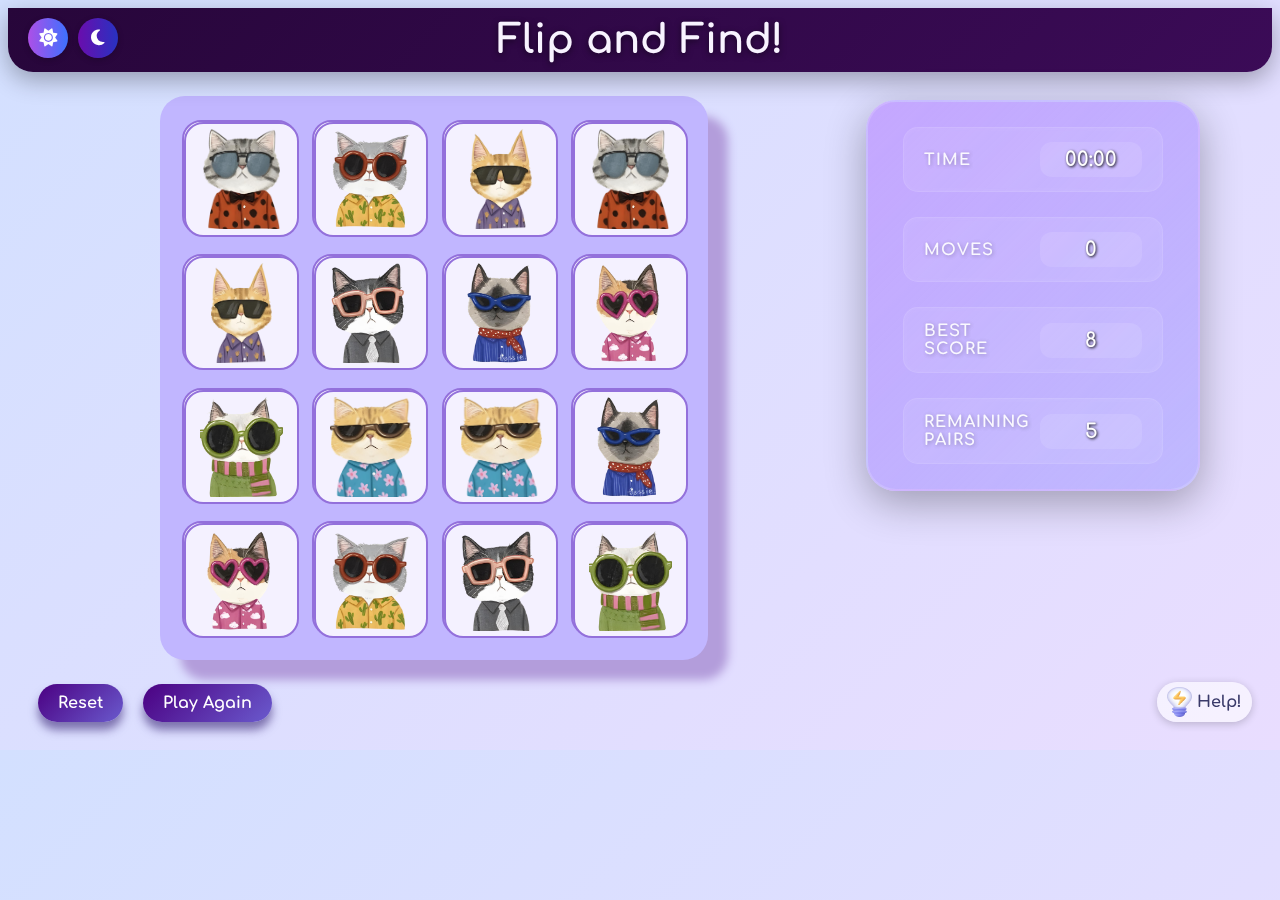
<file: Memory-game/index.html>
<!DOCTYPE html>
<html lang="en" dir="ltr">
  <head>
    <meta charset="UTF-8" />
    <meta name="viewport" content="width=device-width, initial-scale=1.0" />
    <title>Memory Game</title>
    <link rel="stylesheet" href="style.css" />
    <script src="script.js" defer></script>
    <link
      rel="stylesheet"
      href="https://cdnjs.cloudflare.com/ajax/libs/font-awesome/6.5.0/css/all.min.css"
    />
  </head>
  <body>
    <div class="header">
      <div class="toggle-container">
        <div class="toggle-button active" id="day-btn" title="Day Mode">
          <i class="fas fa-sun"></i>
        </div>
        <div class="toggle-button" id="night-btn" title="Night Mode">
          <i class="fas fa-moon"></i>
        </div>
      </div>

      <h1 class="title">Flip and Find!</h1>
    </div>

    <div class="scoreboard">
      <div class="score-block">
        <span class="label">Time</span>
        <span class="value" id="moves">00:00</span>
      </div>

      <div class="score-block">
        <span class="label">Moves</span>
        <span class="value" id="moves">0</span>
      </div>

      <div class="score-block">
        <span class="label">Best Score</span>
        <span class="value" id="best-score">8</span>
      </div>
      <div class="score-block">
        <span class="label">Remaining Pairs</span>
        <span class="value" id="pairs">5</span>
      </div>
    </div>

    <div id="container">
      <div class="box">
        <div class="card-inner">
          <div class="card-front">
            <img class="images" src="./assets/images/cards/cat-1.png" alt="" />
          </div>
          <div class="card-back">?</div>
        </div>
      </div>

      <div class="box">
        <div class="card-inner">
          <div class="card-front">
            <img class="images" src="./assets/images/cards/cat-1.png" alt="" />
          </div>
          <div class="card-back">?</div>
        </div>
      </div>

      <div class="box">
        <div class="card-inner">
          <div class="card-front">
            <img class="images" src="./assets/images/cards/cat-2.png" alt="" />
          </div>
          <div class="card-back">?</div>
        </div>
      </div>

      <div class="box">
        <div class="card-inner">
          <div class="card-front">
            <img class="images" src="./assets/images/cards/cat-2.png" alt="" />
          </div>
          <div class="card-back">?</div>
        </div>
      </div>

      <div class="box">
        <div class="card-inner">
          <div class="card-front">
            <img class="images" src="./assets/images/cards/cat-3.png" alt="" />
          </div>
          <div class="card-back">?</div>
        </div>
      </div>

      <div class="box">
        <div class="card-inner">
          <div class="card-front">
            <img class="images" src="./assets/images/cards/cat-3.png" alt="" />
          </div>
          <div class="card-back">?</div>
        </div>
      </div>

      <div class="box">
        <div class="card-inner">
          <div class="card-front">
            <img class="images" src="./assets/images/cards/cat-4.png" alt="" />
          </div>
          <div class="card-back">?</div>
        </div>
      </div>

      <div class="box">
        <div class="card-inner">
          <div class="card-front">
            <img class="images" src="./assets/images/cards/cat-4.png" alt="" />
          </div>
          <div class="card-back">?</div>
        </div>
      </div>

      <div class="box">
        <div class="card-inner">
          <div class="card-front">
            <img class="images" src="./assets/images/cards/cat-5.png" alt="" />
          </div>
          <div class="card-back">?</div>
        </div>
      </div>

      <div class="box">
        <div class="card-inner">
          <div class="card-front">
            <img class="images" src="./assets/images/cards/cat-5.png" alt="" />
          </div>
          <div class="card-back">?</div>
        </div>
      </div>

      <div class="box">
        <div class="card-inner">
          <div class="card-front">
            <img class="images" src="./assets/images/cards/cat-6.png" alt="" />
          </div>
          <div class="card-back">?</div>
        </div>
      </div>

      <div class="box">
        <div class="card-inner">
          <div class="card-front">
            <img class="images" src="./assets/images/cards/cat-6.png" alt="" />
          </div>
          <div class="card-back">?</div>
        </div>
      </div>

      <div class="box">
        <div class="card-inner">
          <div class="card-front">
            <img class="images" src="./assets/images/cards/cat-7.png" alt="" />
          </div>
          <div class="card-back">?</div>
        </div>
      </div>

      <div class="box">
        <div class="card-inner">
          <div class="card-front">
            <img class="images" src="./assets/images/cards/cat-7.png" alt="" />
          </div>
          <div class="card-back">?</div>
        </div>
      </div>

      <div class="box">
        <div class="card-inner">
          <div class="card-front">
            <img class="images" src="./assets/images/cards/cat-8.png" alt="" />
          </div>
          <div class="card-back">?</div>
        </div>
      </div>

      <div class="box">
        <div class="card-inner">
          <div class="card-front">
            <img class="images" src="./assets/images/cards/cat-8.png" alt="" />
          </div>
          <div class="card-back">?</div>
        </div>
      </div>
    </div>

    <footer class="footer">
      <div class="help-icon" id="helpIcon">
        <img src="./assets/images/icon/lamp.png" alt="Help Lamp" />
        <span>Help!</span>
      </div>

      <div class="help-box" id="helpBox">
        <h2>Game Instructions</h2>
        <p>
          The goal of this game is to find matching pairs of cards using memory
          and concentration. The cards are arranged randomly.
        </p>
        <ul>
          <li>You can only select two cards per turn.</li>
          <li>Matching cards will be removed.</li>
          <li>You can restart the game at any time.</li>
        </ul>
        <button onclick="closeHelp()">Got it!</button>
      </div>

      <div class="buttons">
        <button id="resetBtn">Reset</button>
        <button id="replayBtn">Play Again</button>
      </div>
    </footer>

    <div id="winPopup" class="win-popup">
      <div class="popup-content">
        <img src="./assets/images/pop-up/pop-up.png" alt="Trophy" />
        <h2>Yay!</h2>
        <p>You Made It!</p>
        <button onclick="closeWinPopup()">Play again</button>
      </div>
    </div>
  </body>
</html>
</file>
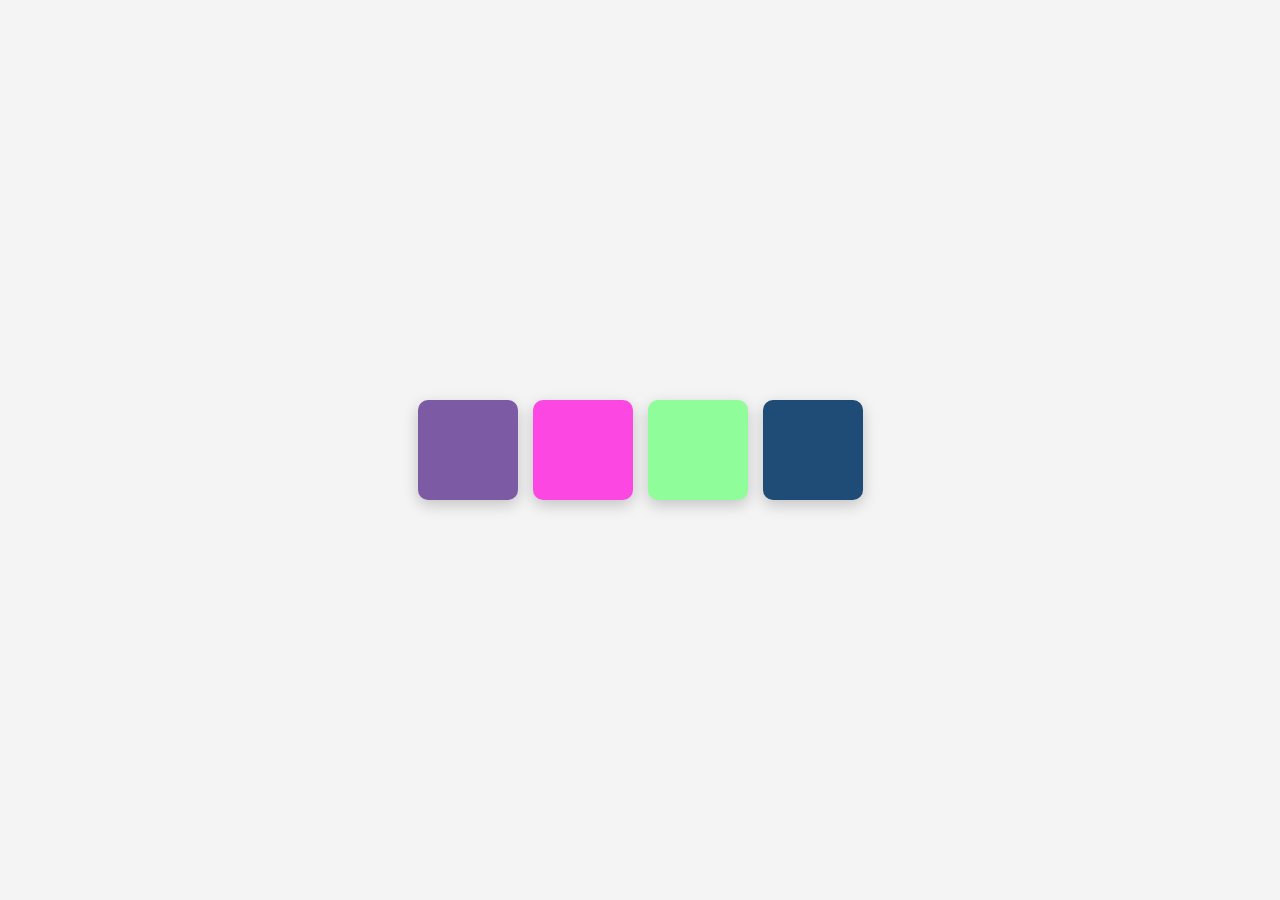
<file: S23/index.html>
<!DOCTYPE html>
<html lang="en">
  <head>
    <meta charset="UTF-8" />
    <meta name="viewport" content="width=device-width, initial-scale=1.0" />
    <title>Document</title>
    <script src="01.js" defer></script>
    <link rel="stylesheet" href="style.css" />
  </head>

  <body>
    <div class="container">
      <div id="box1" class="box"></div>
      <div id="box2" class="box"></div>
      <div id="box3" class="box"></div>
      <div id="box4" class="box"></div>
    </div>
  </body>
</html>
</file>
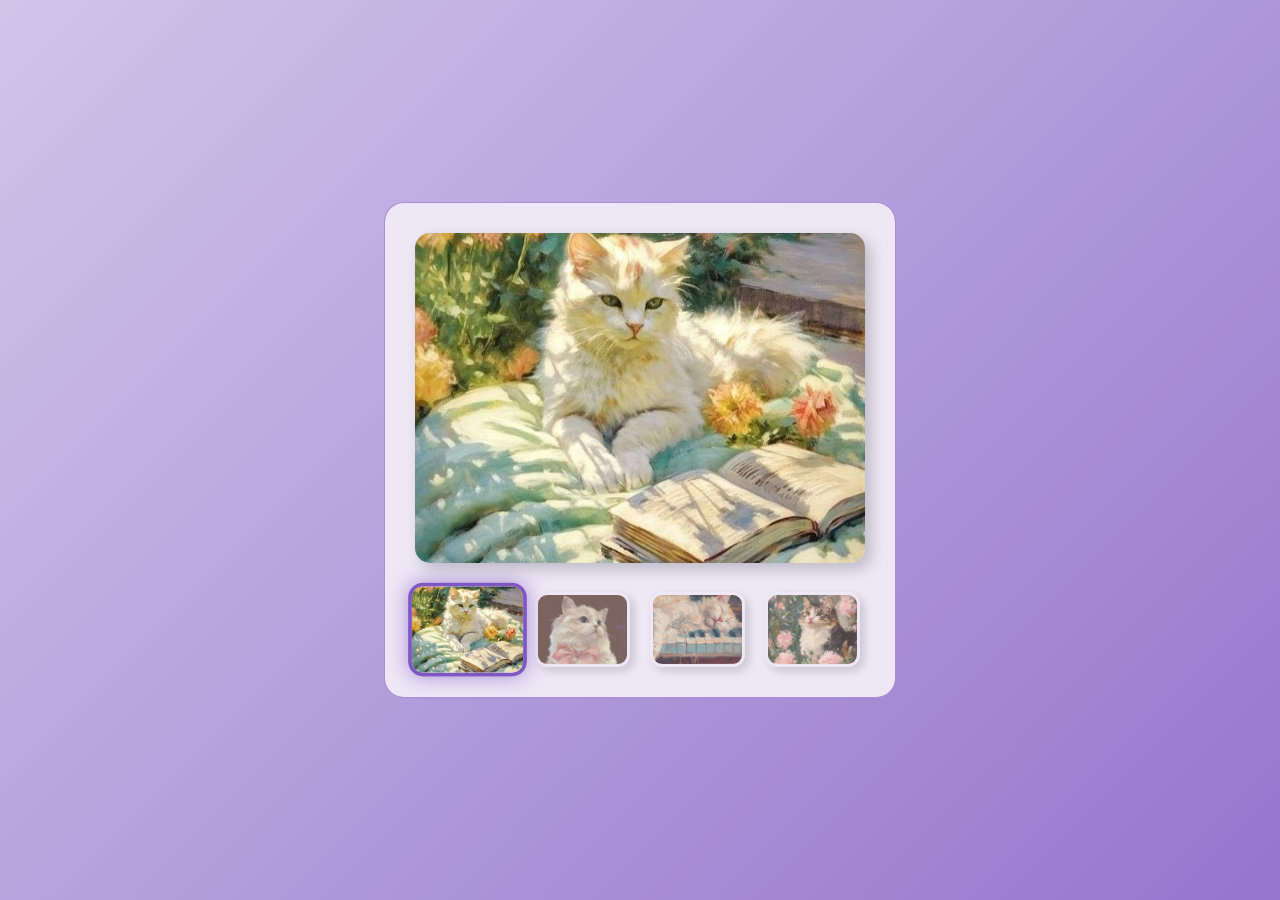
<file: S27/index.html>
<!DOCTYPE html>
<html lang="en">
  <head>
    <meta charset="UTF-8" />
    <meta name="viewport" content="width=device-width, initial-scale=1.0" />
    <title>Gallery</title>
    <link rel="stylesheet" href="style.css" />
    <script src="gallery.js" defer></script>
  </head>
  <body>
    <div class="gallery-container">
      <img
        id="main-photo"
        class="main-photo"
        src="./assets/images/1.jpg"
        alt="Main Photo"
      />
      <div class="photo-list">
        <img
          class="photo-item selected-photo"
          src="./assets/images/1.jpg"
          alt="Photo 1"
        />
        <img class="photo-item" src="./assets/images/2.jpg" alt="Photo 2" />
        <img class="photo-item" src="./assets/images/3.jpg" alt="Photo 3" />
        <img class="photo-item" src="./assets/images/4.jpg" alt="Photo 4" />
      </div>
    </div>
  </body>
</html>
</file>
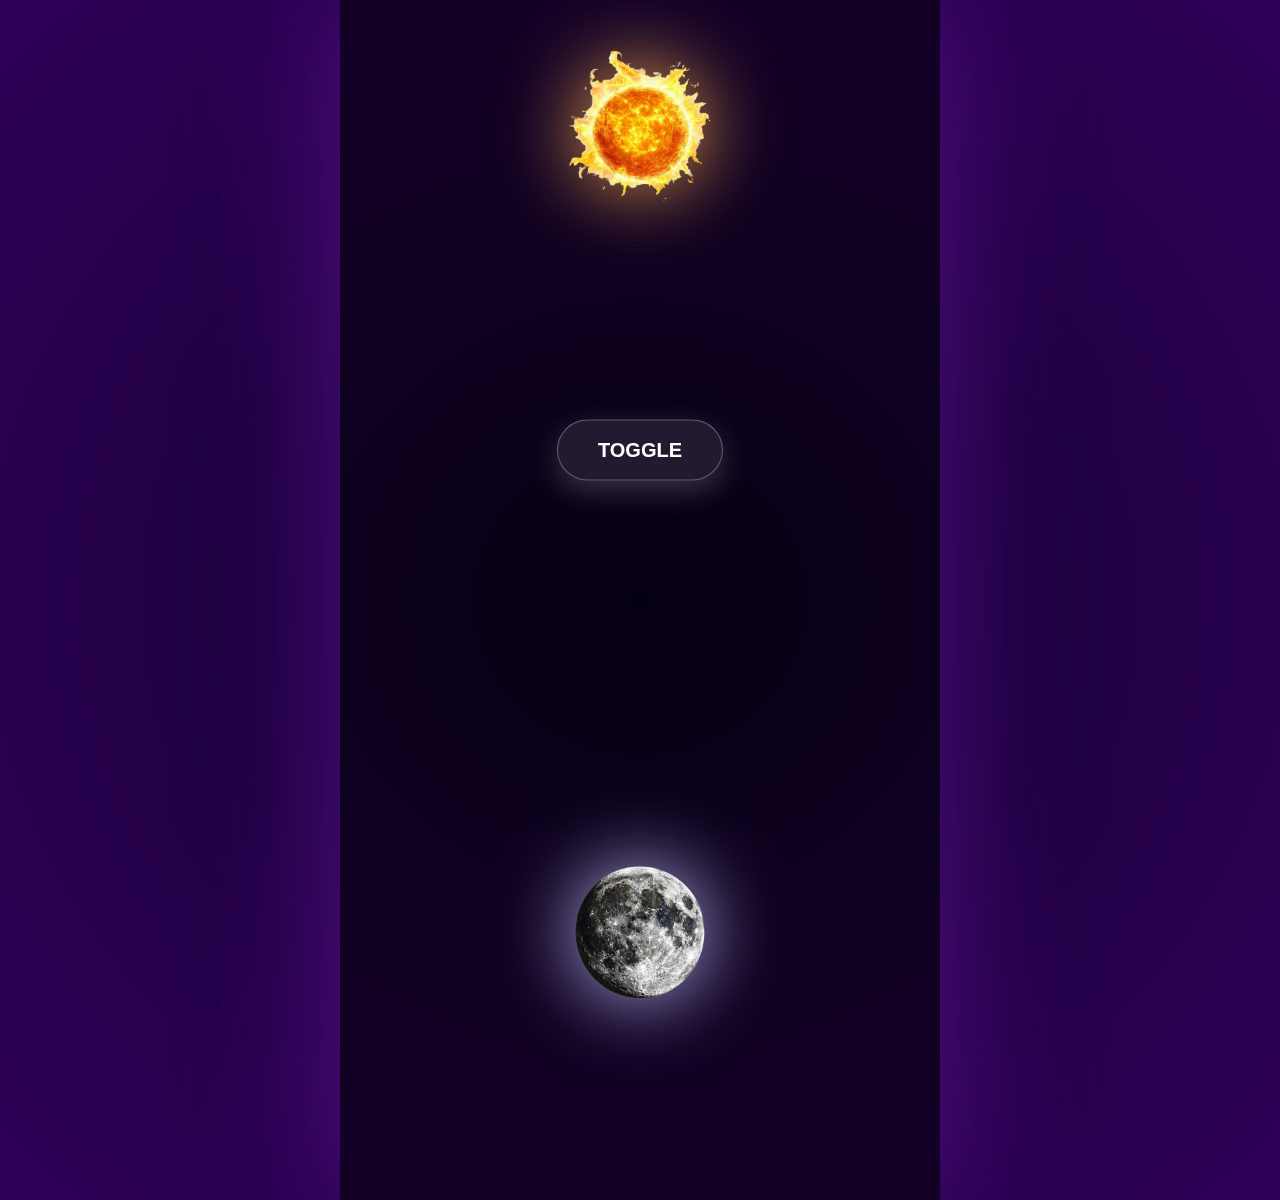
<file: S28/index.html>
<!DOCTYPE html>
<html lang="en">
  <head>
    <meta charset="UTF-8" />
    <meta name="viewport" content="width=device-width, initial-scale=1.0" />
    <title>MoonSun</title>
    <link rel="stylesheet" href="styles.css" />
    <script src="script.js" defer></script>
  </head>
  <body>
    <div class="container">
      <div>
        <img id="sun" src="./assets/images/sun.png" alt="خورشید" />
        <img id="moon" src="./assets/images/moon.png" alt="ماه" />
      </div>
    </div>
    <button onclick="toggleImages()">TOGGLE</button>
  </body>
</html>
</file>
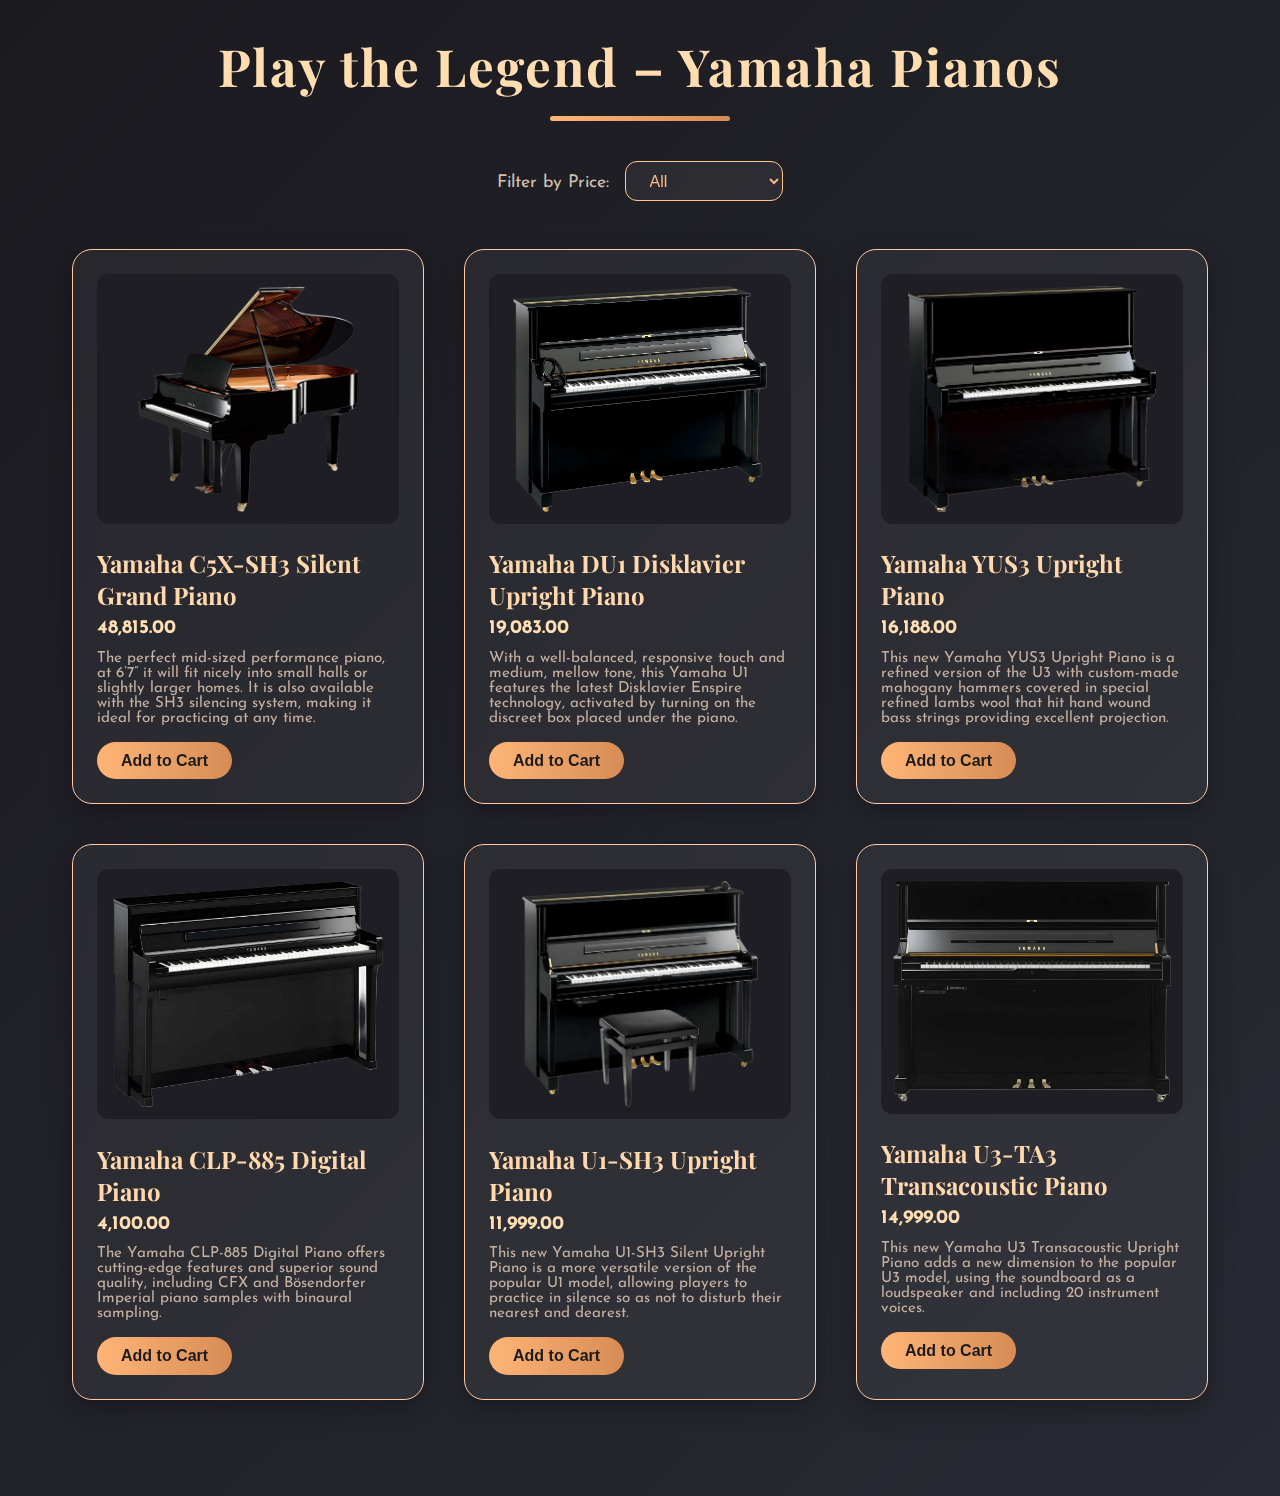
<file: S34/index.html>
<!DOCTYPE html>
<html lang="en">
  <head>
    <meta charset="UTF-8" />
    <meta name="viewport" content="width=device-width, initial-scale=1.0" />
    <title>Yamaha Pianos</title>
    <link rel="stylesheet" href="styles.css" />
    <script src="script.js" defer></script>
  </head>
  <body>
    <div class="container">
      <h1>Play the Legend – Yamaha Pianos</h1>

      <label for="priceSelect">Filter by Price:</label>
      <select id="priceSelect" onchange="filterProducts()">
        <option value="">All</option>
        <option value="5000">Under 5,000</option>
        <option value="15000">Under 15,000</option>
        <option value="20000">Under 20,000</option>
        <option value="50000">Under 50,000</option>
      </select>

      <div id="products"></div>
    </div>
  </body>
</html>
</file>
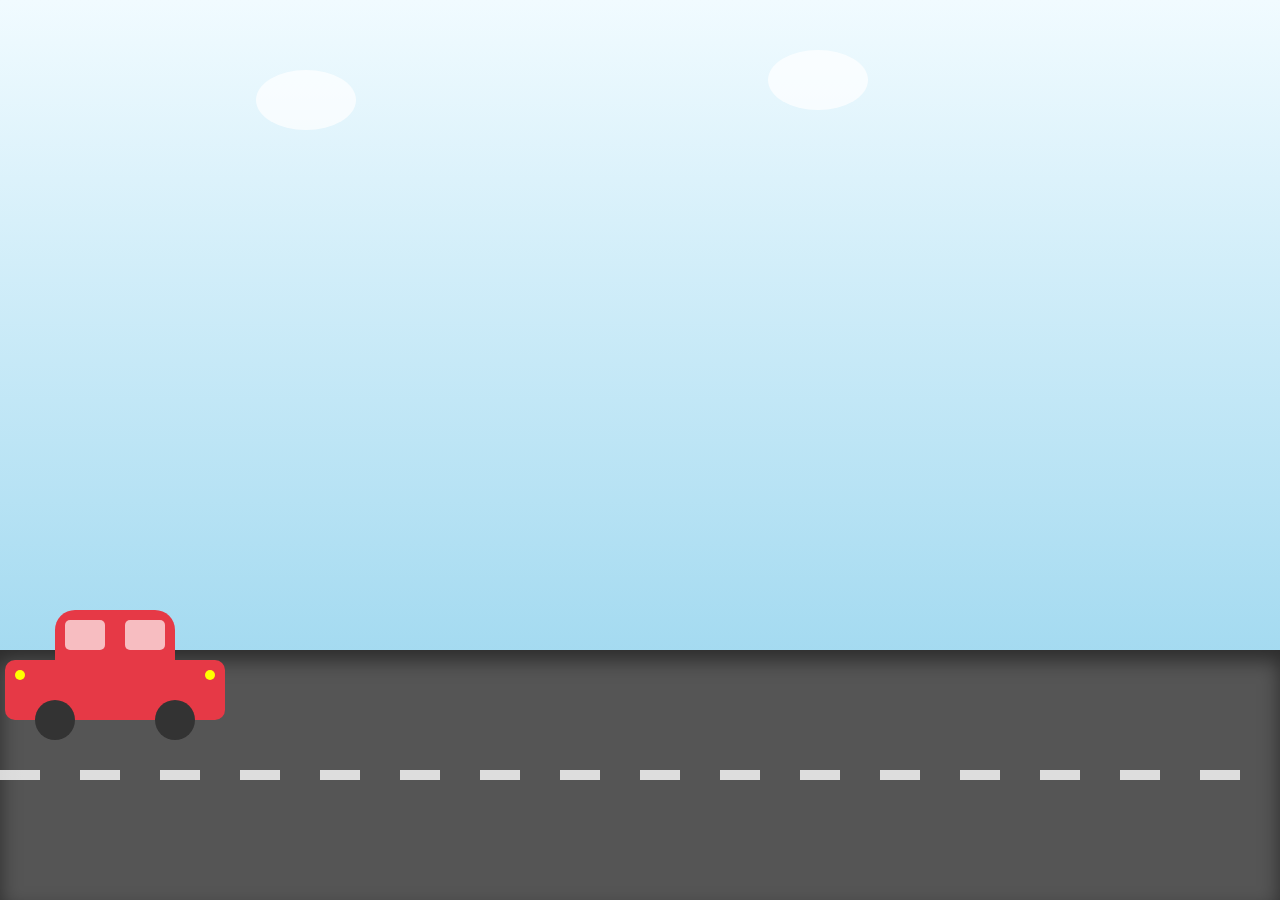
<file: S36/index.html>
<!DOCTYPE html>
<html lang="en">
  <head>
    <meta charset="UTF-8" />
    <meta name="viewport" content="width=device-width, initial-scale=1.0" />
    <title>Document</title>
    <link rel="stylesheet" href="style.css" />
    <script src="script.js" defer></script>
  </head>
  <body>
    <div class="container">
      <div class="road">
        <div class="lane-divider"></div>
      </div>

      <div class="car">
        <div class="top">
          <div class="window window1"></div>
          <div class="window window2"></div>
        </div>

        <div class="bottom">
          <div class="light light-left"></div>
          <div class="light light-right"></div>
          <div class="wheel wheel1"></div>
          <div class="wheel wheel2"></div>
        </div>
      </div>

      <div class="cloud cloud1"></div>
      <div class="cloud cloud2"></div>
    </div>
  </body>
</html>
</file>
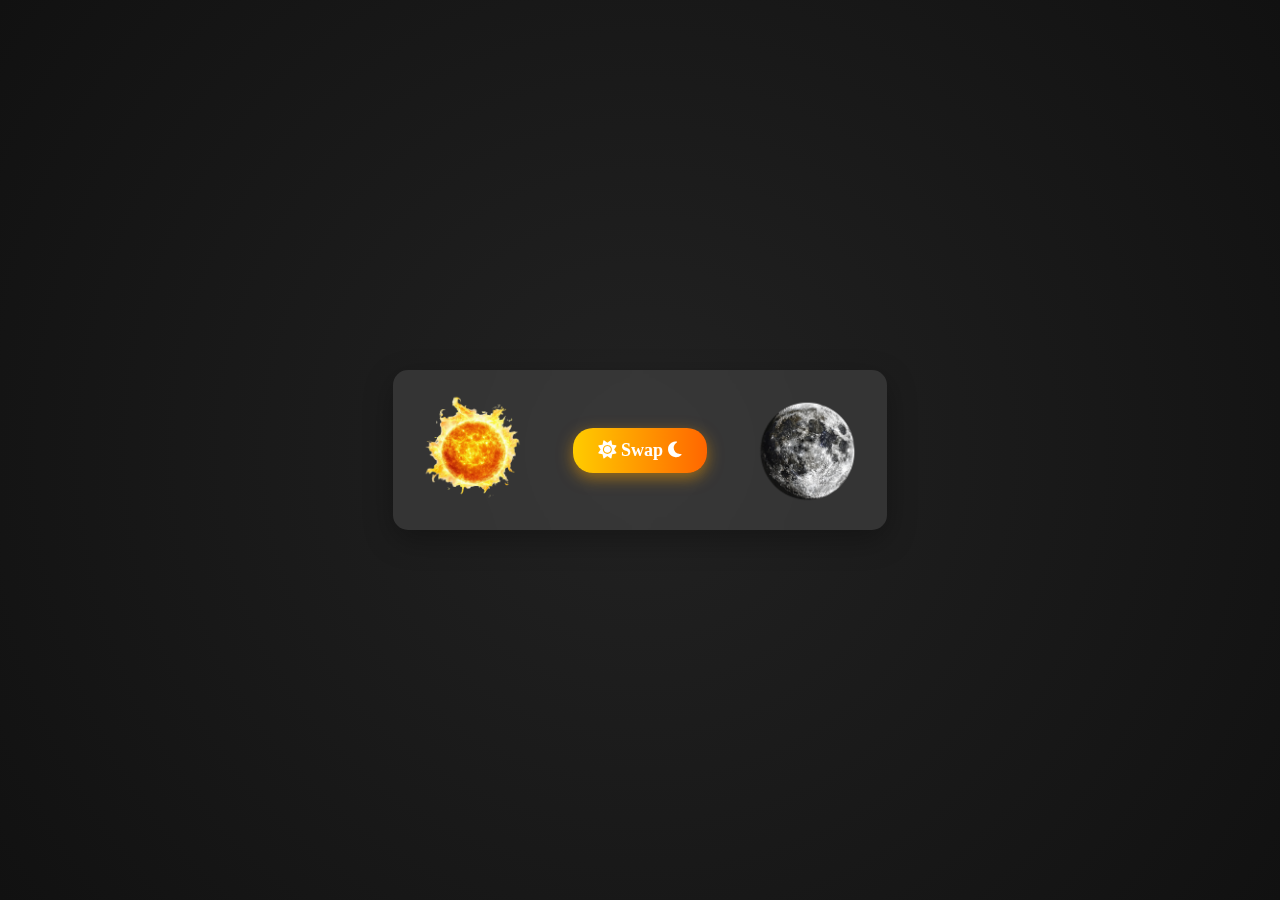
<file: S26/onclick/index.html>
<!DOCTYPE html>
<html lang="en">
  <head>
    <meta charset="UTF-8" />
    <meta name="viewport" content="width=device-width, initial-scale=1.0" />
    <title>Sun & Moon Swap</title>
    <script src="script.js" defer></script>
    <link rel="stylesheet" href="style.css" />
    <link
      rel="stylesheet"
      href="https://cdnjs.cloudflare.com/ajax/libs/font-awesome/6.5.1/css/all.min.css"
    />
  </head>
  <body>
    <div class="container">
      <img
        id="leftImage"
        src="./assets/images/sun.png"
        alt="Sun"
        class="image"
      />
      <button id="swapBtn">
        <i class="fa-solid fa-sun"></i> Swap <i class="fa-solid fa-moon"></i>
      </button>
      <img
        id="rightImage"
        src="./assets/images/moon.png"
        alt="Moon"
        class="image"
      />
    </div>
  </body>
</html>
</file>
<file: Memory-game/style.css>
@import url("https://fonts.googleapis.com/css2?family=Comfortaa:wght@500&display=swap");

body {
  background: linear-gradient(135deg, #d3e0ff, #e9ddff);
  font-family: "Comfortaa", sans-serif;
}

.header {
  width: 100%;
  display: flex;
  justify-content: space-between;
  align-items: center;
  padding: 10px 30px;
  box-sizing: border-box;
  background: linear-gradient(135deg, #27063a, #3b0b57);
  border-radius: 0 0 25px 25px;
  box-shadow: 0 8px 25px rgba(0, 0, 0, 0.3);
  animation: floatIn 0.7s ease;
  position: relative;
  z-index: 10;
}

.header .title {
  margin: 0 auto;
  font-size: 2.5rem;
  color: #f8f3ff;
  text-shadow: 0 2px 6px rgba(0, 0, 0, 0.5);
}

@keyframes floatIn {
  from {
    transform: translateY(-20px);
    opacity: 0;
  }
  to {
    transform: translateY(0);
    opacity: 1;
  }
}

.toggle-container {
  position: absolute;
  top: 10px;
  left: 20px;
  display: flex;
  gap: 10px;
  z-index: 1000;
}

.toggle-button {
  width: 40px;
  height: 40px;
  background: linear-gradient(to right, #6a0dad, #2832c2);
  border-radius: 50%;
  display: flex;
  align-items: center;
  justify-content: center;
  color: #ffffff;
  font-size: 18px;
  cursor: pointer;
  transition: all 0.3s ease;
  box-shadow: 0 2px 6px rgba(0, 0, 0, 0.2);
}

.toggle-button:hover {
  transform: scale(1.1);
}

.toggle-button.active {
  background: linear-gradient(to right, #ad4fe7, #3d71ff);
  color: white;
}

.scoreboard {
  position: absolute;
  top: 100px;
  right: 80px;
  background: linear-gradient(
    135deg,
    rgba(185, 141, 255, 0.684),
    rgba(105, 100, 255, 0.3)
  );
  border: 2px solid rgba(255, 255, 255, 0.15);
  backdrop-filter: blur(20px);
  border-radius: 30px;
  padding: 25px 35px;
  width: 260px;
  gap: 25px;
  display: flex;
  flex-direction: column;
  align-items: stretch;
  box-shadow: 0 12px 40px rgba(0, 0, 0, 0.3);
  font-family: "Comfortaa", cursive;
  animation: floatIn 0.8s ease-in-out;
  transition: all 0.3s ease-in-out;
  z-index: 10;
}

.scoreboard:hover {
  transform: scale(1.03);
  box-shadow: 0 18px 50px rgba(0, 0, 0, 0.35);
}

.score-block {
  background: rgba(255, 255, 255, 0.08);
  border: 1px solid rgba(255, 255, 255, 0.1);
  border-radius: 15px;
  padding: 14px 20px;
  display: flex;
  justify-content: space-between;
  align-items: center;
  transition: background 0.3s;
  font-family: "Comfortaa", sans-serif;
  box-shadow: inset 0 0 6px rgba(255, 255, 255, 0.05);
}

.score-block:hover {
  background: rgba(255, 255, 255, 0.15);
}

.label {
  font-size: 16px;
  font-weight: 700;
  color: #ffffff;
  opacity: 0.9;
  text-shadow: 1px 1px 4px rgba(0, 0, 0, 0.3);
  text-transform: uppercase;
  letter-spacing: 1px;
}

.value {
  font-size: 20px;
  font-weight: 600;
  color: #ffffff;
  background: rgba(255, 255, 255, 0.1);
  padding: 6px 16px;
  border-radius: 12px;
  text-shadow: 1px 1px 3px #000;
  min-width: 70px;
  text-align: center;
}

#container {
  width: 100%;
  max-width: 500px;
  margin: 1.5rem 9.5rem;
  display: grid;
  grid-template-columns: repeat(4, 1fr);
  gap: 1.2rem;
  justify-items: center;
  align-items: center;
  padding: 1.5rem;
  background-color: #c1b6ff;
  box-shadow: 20px 20px 10px #b39ddb;
  border-radius: 25px;
  backdrop-filter: blur(12px);
  animation: fadeIn 0.8s ease;
}

.box {
  background-color: #f4f1ff;
  color: #4b3c6b;
  border: 2px solid #9370db;
  border-radius: 1.2rem;
  aspect-ratio: 1 / 1;
  width: 100%;
  max-width: 130px;
  display: flex;
  justify-content: center;
  align-items: center;
  cursor: pointer;
  perspective: 1000px;
  transform-style: preserve-3d;
  transition: transform 0.6s ease;
}

.box:hover {
  transform: rotateX(10deg) rotateY(-10deg) scale(1.03);
}

.card-inner {
  position: relative;
  width: 100%;
  height: 100%;
  transform-style: preserve-3d;
  transition: transform 0.6s ease;
}

.box.hidden {
  transform: rotateY(180deg);
}

.card-front,
.card-back {
  position: absolute;
  width: 100%;
  height: 100%;
  border: 2px solid #9370db;
  border-radius: 1.2rem;
  background-color: #f4f1ff;
  display: flex;
  justify-content: center;
  align-items: center;
  backface-visibility: hidden;
}

.card-front img {
  width: 100px;
  height: 100px;
  object-fit: contain;
}

.card-back {
  background-color: #eeebff;
  transform: rotateY(180deg);
  font-size: larger;
}

.box.matched {
  animation: matchPulse 1.2s ease-in-out infinite;
}

@keyframes matchPulse {
  0% {
    transform: scale(1);
    box-shadow: 0 0 12px rgba(255, 229, 100, 0.374);
  }
  50% {
    transform: scale(1.04);
    box-shadow: 0 0 15px rgba(255, 229, 100, 0.516);
  }
  100% {
    transform: scale(1);
    box-shadow: 0 0 12px rgba(255, 229, 100, 0.374);
  }
}

.help-icon {
  position: absolute;
  right: 20px;
  display: flex;
  align-items: center;
  gap: 5px;
  cursor: pointer;
  background: rgba(255, 255, 255, 0.6);
  padding: 5px 10px;
  border-radius: 30px;
  box-shadow: 0 2px 8px rgba(0, 0, 0, 0.2);
}

.help-icon img {
  width: 25px;
  height: 30px;
}

.help-icon span {
  font-size: 16px;
  font-weight: bold;
  color: #3a3a6a;
}

.help-box {
  position: fixed;
  bottom: 80px;
  right: 20px;
  width: 300px;
  background: #f3f0ff;
  box-shadow: 0 4px 15px rgba(106, 90, 205, 0.2);
  border-radius: 12px;
  padding: 15px;
  line-height: 20px;
  display: none;
  z-index: 1000;
}

.help-box.show {
  display: block;
  animation: popIn 0.4s ease;
}

.help-box h2 {
  margin-top: 0;
  font-size: 18px;
  text-decoration: underline;
}

.help-box ul {
  padding-left: 20px;
}

.help-box button {
  margin-top: 10px;
  background-color: #4b0082;
  color: #fff;
  border: none;
  padding: 6px 12px;
  border-radius: 8px;
  cursor: pointer;
  font-family: "Comfortaa", sans-serif;
}

@keyframes popIn {
  from {
    transform: translateY(20px);
    opacity: 0;
  }
  to {
    transform: translateY(0);
    opacity: 1;
  }
}

.win-popup {
  position: fixed;
  top: 0;
  left: 0;
  width: 100%;
  height: 100vh;
  background: rgba(0, 0, 0, 0.7);
  backdrop-filter: blur(5px);
  display: none;
  align-items: center;
  justify-content: center;
  z-index: 9999;
  animation: fadeIn 0.4s ease;
}

.win-popup.pop {
  display: flex;
}

.popup-content {
  background: linear-gradient(135deg, #e9e1f5, #d8ecfa);
  padding: 30px;
  border-radius: 25px;
  text-align: center;
  box-shadow: 0 8px 30px rgba(0, 0, 0, 0.5);
  max-width: 400px;
  animation: popIn 0.6s ease;
}

.popup-content img {
  width: 120px;
  margin-bottom: 20px;
}

.popup-content h2 {
  color: #27063a;
  font-size: 28px;
  margin-bottom: 10px;
}

.popup-content p {
  color: #444;
  font-size: 16px;
  margin-bottom: 20px;
}

.popup-content button {
  background: #6a0dad;
  color: #fff;
  border: none;
  padding: 10px 20px;
  border-radius: 12px;
  font-family: "Comfortaa", sans-serif;
  font-size: 16px;
  cursor: pointer;
  transition: all 0.3s ease;
}

.popup-content button:hover {
  transform: scale(1.05);
  background: #4c2882;
}

@keyframes fadeIn {
  0% {
    opacity: 0;
    transform: scale(0.8);
  }
  100% {
    opacity: 1;
    transform: scale(1);
  }
}

.buttons {
  display: flex;
  gap: 20px;
  justify-content: left;
  margin-top: 20px;
  z-index: 999;
}

.buttons button {
  padding: 10px 20px;
  font-size: 16px;
  font-family: "Comfortaa", sans-serif;
  font-weight: bold;
  color: #fff;
  background: linear-gradient(135deg, #4b0082, #6a5acd);
  box-shadow: 0 8px 10px rgba(60, 40, 120, 0.6);
  border: none;
  border-radius: 30px;
  cursor: pointer;
  backdrop-filter: blur(10px);
  transition: all 0.3s ease;
  position: relative;
  overflow: hidden;
}

.buttons button::before {
  content: "";
  position: absolute;
  top: 0;
  left: -100%;
  width: 100%;
  height: 100%;
  background: rgba(255, 255, 255, 0.3);
  transition: all 0.4s ease;
}

.buttons button:hover::before {
  left: 100%;
}

.buttons button:hover {
  box-shadow: 0 10px 25px rgba(60, 40, 120, 0.8);
}

.footer {
  display: flex;
  justify-content: space-between;
  align-items: flex-end;
  padding: 0 30px;
  position: relative;
  bottom: 20px;
  flex-wrap: wrap;
  gap: 20px;
}

.disable {
  pointer-events: none;
}
</file>
<file: S23/style.css>
* {
  margin: 0;
  padding: 0;
  box-sizing: border-box;
}

body {
  display: flex;
  justify-content: center;
  align-items: center;
  height: 100vh;
  background-color: #f4f4f4;
}

.container {
  display: flex;
  gap: 15px;
}

.box {
  width: 100px;
  height: 100px;
  border-radius: 10px;
  box-shadow: 0 5px 15px rgba(0, 0, 0, 0.2);
}
</file>
<file: S27/style.css>
* {
  margin: 0;
  padding: 0;
  box-sizing: border-box;
}

body {
  background: linear-gradient(135deg, #d1c4e9, #b39ddb, #9575cd);
  display: flex;
  justify-content: center;
  align-items: center;
  height: 100vh;
}

.gallery-container {
  padding: 30px;
  border-radius: 20px;
  background: #ede7f6;
  border: 1px solid #7e57c29d;
}

.main-photo {
  width: 450px;
  height: 330px;
  border-radius: 15px;
  object-fit: cover;
  transition: all 0.3s ease-in-out;
  box-shadow: 6px 6px 15px rgba(0, 0, 0, 0.2);
}

.main-photo:hover {
  transform: scale(1.06);
  filter: brightness(1.1);
  border: 3px solid #987fc7;
}

.photo-list {
  display: flex;
  justify-content: center;
  gap: 20px;
  margin-top: 25px;
}

.photo-item {
  width: 95px;
  height: 75px;
  border-radius: 12px;
  object-fit: cover;
  cursor: pointer;
  transition: all 0.3s ease;
  box-shadow: 4px 4px 10px rgba(0, 0, 0, 0.2);
  opacity: 0.75;
  border: 3px solid transparent;
}

.photo-item:hover {
  transform: scale(1.15) rotate(3deg);
  opacity: 1;
}

.selected-photo {
  border: 3px solid #7e57c2;
  box-shadow: 0px 0px 15px rgba(126, 87, 194, 0.6);
  transform: scale(1.25);
  opacity: 1;
}
</file>
<file: S28/styles.css>
* {
  box-sizing: border-box;
  margin: 0;
  padding: 0;
}

body {
  display: flex;
  justify-content: center;
  align-items: center;
  background: radial-gradient(#0a0022, #1b003d, #26004b, #2d0056);
  overflow: hidden;
}

.container {
  position: relative;
  width: 600px;
  height: 1200px;
  overflow: hidden;
  display: flex;
  justify-content: center;
  align-items: center;
  background: rgba(0, 0, 0, 0.5);
  box-shadow: 0 0 100px rgba(85, 11, 138, 0.699),
    0 0 150px rgba(111, 47, 154, 0.3);
}

#sun {
  width: 180px;
  height: 180px;
  position: absolute;
  top: 40px;
  left: 50%;
  transform: translateX(-50%);
  transition: transform 1.5s ease-in-out, filter 0.5s ease-in-out;
  filter: drop-shadow(0 0 40px rgba(255, 180, 80, 0.9));
}

#moon {
  width: 140px;
  height: 140px;
  position: absolute;
  bottom: 200px;
  left: 50%;
  transform: translateX(-50%);
  transition: transform 1.5s ease-in-out, opacity 0.8s ease-in-out,
    filter 0.5s ease-in-out;
  filter: drop-shadow(0 0 40px rgba(200, 200, 255, 0.9));
}

button {
  position: absolute;
  top: 50%;
  left: 50%;
  transform: translate(-50%, -50%);
  padding: 18px 40px;
  font-size: 20px;
  font-weight: 600;
  background: rgba(255, 255, 255, 0.1);
  color: #fff;
  border: 1px solid rgba(255, 255, 255, 0.3);
  cursor: pointer;
  transition: 0.4s ease-in-out;
  border-radius: 50px;
  backdrop-filter: blur(15px);
  box-shadow: 0 10px 30px rgba(255, 255, 255, 0.2);
  font-family: Verdana, Geneva, Tahoma, sans-serif;
}

button:hover {
  background: rgba(255, 255, 255, 0.2);
  border: 1px solid rgba(255, 255, 255, 0.5);
  box-shadow: 0 15px 40px rgba(255, 255, 255, 0.3);
  transform: translate(-50%, -50%) scale(1.05);
}

.move #sun {
  transform: translateY(800px) translateX(-50%) rotate(360deg);
  filter: drop-shadow(0 0 60px rgba(255, 140, 50, 1));
}

.move #moon {
  transform: translateY(-800px) translateX(-50%) rotate(360deg);
  filter: drop-shadow(0 0 60px rgba(170, 170, 255, 1));
}
</file>
<file: S34/styles.css>
@import url("https://fonts.googleapis.com/css2?family=Josefin+Sans:wght@400;600&family=Playfair+Display:wght@500;700&display=swap");

* {
  margin: 0;
  padding: 0;
  box-sizing: border-box;
}

body {
  background: linear-gradient(135deg, #1a1a1f, #292933);
  font-family: "Josefin Sans", sans-serif;
  color: #f5f5f5;
  padding-bottom: 4rem;
}

.container {
  max-width: 1200px;
  margin: auto;
  padding: 2rem;
  text-align: center;
}

h1 {
  font-family: "Playfair Display", serif;
  font-size: 3.2rem;
  color: #ffddb0;
  margin-bottom: 2.5rem;
  position: relative;
  letter-spacing: 2px;
}

h1::after {
  content: "";
  width: 180px;
  height: 5px;
  background: linear-gradient(to right, #ffb477, #d68c54);
  display: block;
  margin: 1rem auto 0;
  border-radius: 10px;
}

label {
  font-size: 1.1rem;
  margin-right: 0.7rem;
  color: #d3c2b2;
}

select {
  padding: 0.6rem 1.2rem;
  border-radius: 12px;
  background: rgba(255, 255, 255, 0.06);
  border: 1px solid #ffc68f;
  color: #fbb988;
  font-size: 1rem;
  backdrop-filter: blur(4px);
  transition: 0.3s ease;
}

select:hover {
  background: rgba(255, 255, 255, 0.12);
}

#products {
  display: grid;
  grid-template-columns: repeat(auto-fit, minmax(320px, 1fr));
  gap: 2.5rem;
  margin-top: 3rem;
}

.product-card {
  background: rgba(255, 255, 255, 0.05);
  border: 1px solid #ffcba4;
  border-radius: 20px;
  padding: 1.5rem;
  backdrop-filter: blur(8px);
  box-shadow: 0 8px 25px rgba(0, 0, 0, 0.3);
  transition: transform 0.4s ease;
}

.product-card:hover {
  transform: translateY(-10px);
}

.product-card img {
  width: 100%;
  height: auto;
  max-height: 250px;
  object-fit: contain;
  border-radius: 12px;
  margin-bottom: 1.2rem;
  background: #1e1e24;
  padding: 12px;
}

.product-info {
  text-align: left;
}

.product-info h2 {
  font-family: "Playfair Display", serif;
  font-size: 1.5rem;
  color: #ffd8ae;
  margin-bottom: 0.5rem;
}

.product-info .price {
  font-size: 1.2rem;
  font-weight: bold;
  color: #ffdfb3;
  margin-bottom: 0.8rem;
  display: inline-block;
}

.product-info p {
  font-size: 0.95rem;
  color: #c6b2a2;
  margin-bottom: 1rem;
}

.product-info button {
  padding: 0.6rem 1.5rem;
  font-size: 1rem;
  border: none;
  border-radius: 25px;
  background: linear-gradient(to right, #ffb477, #d68c54);
  color: #1a1a1f;
  cursor: pointer;
  font-weight: bold;
  transition: all 0.3s ease;
}

.product-info button:hover {
  background: linear-gradient(to right, #ffd9b0, #e3a06c);
  transform: scale(1.05);
}
</file>
<file: S36/style.css>
* {
  box-sizing: border-box;
  margin: 0;
  padding: 0;
}

body {
  background: linear-gradient(to top, #87ceeb, #f1fbff);
  height: 100vh;
  overflow: hidden;
}

.container {
  position: relative;
  width: 100%;
  height: 100%;
}

.road {
  position: absolute;
  bottom: 0;
  width: 100%;
  height: 250px;
  background: #555;
  box-shadow: inset 0 10px 20px rgba(0, 0, 0, 0.5);
}

.lane-divider {
  position: absolute;
  top: 50%;
  left: 0;
  width: 100%;
  height: 10px;
  background: repeating-linear-gradient(
    to right,
    #fff 0,
    #fff 40px,
    transparent 40px,
    transparent 80px
  );
  transform: translateY(-50%);
  opacity: 0.8;
}

.car {
  position: absolute;
  bottom: 160px;
  left: 5px;
  width: 220px;
  height: 130px;
  transition: transform 0.1s ease-in-out;
}

.top {
  position: absolute;
  background: #e63946;
  width: 120px;
  height: 60px;
  top: 0;
  left: 50px;
  border-radius: 20px 20px 5px 5px;
}

.bottom {
  position: absolute;
  background: #e63946;
  width: 220px;
  height: 60px;
  top: 50px;
  border-radius: 10px;
}

.window {
  position: absolute;
  background: #ffffffaa;
  width: 40px;
  height: 30px;
  top: 10px;
  border-radius: 5px;
}

.window1 {
  left: 10px;
}

.window2 {
  right: 10px;
}

.light {
  position: absolute;
  background: yellow;
  width: 10px;
  height: 10px;
  border-radius: 50px;
  top: 10px;
}

.light-left {
  left: 10px;
}

.light-right {
  right: 10px;
}

.wheel {
  position: absolute;
  background: #333;
  width: 40px;
  height: 40px;
  border-radius: 50%;
  bottom: -20px;
}

.wheel1 {
  left: 30px;
}

.wheel2 {
  right: 30px;
}

.cloud {
  position: absolute;
  background-color: #fff;
  width: 100px;
  height: 60px;
  border-radius: 50%;
  opacity: 0.7;
}

.cloud1 {
  top: 70px;
  left: 20%;
}

.cloud2 {
  top: 50px;
  left: 60%;
}
</file>
<file: S26/onclick/style.css>
* {
  margin: 0;
  padding: 0;
  box-sizing: border-box;
  font-family: cursive;
}

body {
  height: 100vh;
  display: flex;
  justify-content: center;
  align-items: center;
  background: radial-gradient(circle at center, #222, #111);
  transition: 0.5s ease-in-out;
}

.container {
  display: flex;
  align-items: center;
  gap: 40px;
  padding: 20px;
  background: rgba(255, 255, 255, 0.1);
  backdrop-filter: blur(10px);
  border-radius: 15px;
  box-shadow: 0 10px 30px rgba(0, 0, 0, 0.3);
}

.image {
  width: 120px;
  transition: transform 0.4s ease-in-out;
}

.image:hover {
  transform: scale(1.1);
}

button {
  padding: 12px 25px;
  font-size: 18px;
  font-weight: bold;
  border: none;
  border-radius: 20px;
  cursor: pointer;
  background: linear-gradient(to right, #ffcc00, #ff6600);
  color: white;
  box-shadow: 0 5px 15px rgba(255, 165, 0, 0.5);
  transition: 0.3s ease-in-out;
}

button:hover {
  background: linear-gradient(to right, #ff6600, #ffcc00);
  transform: scale(1.1);
}
</file>
